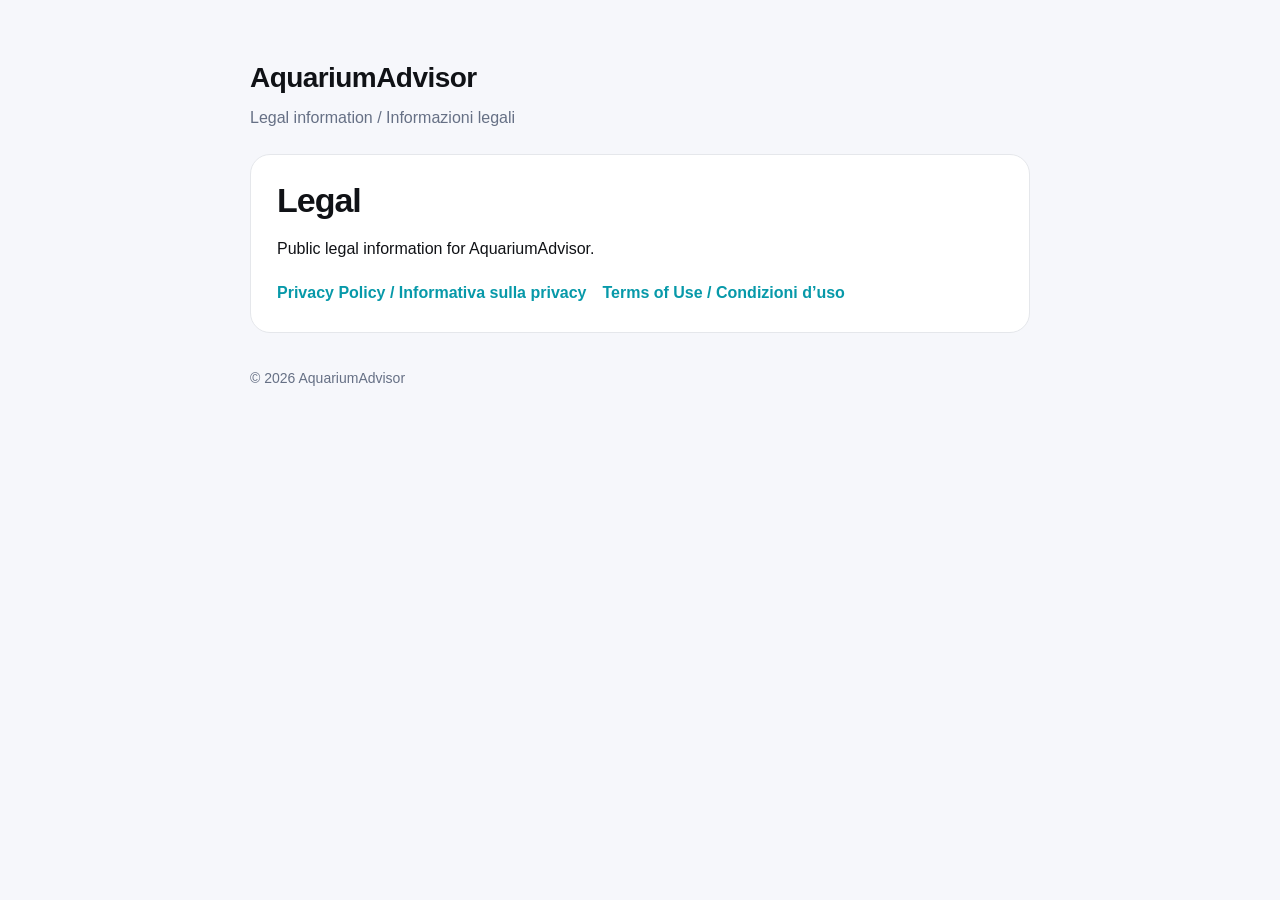
<file: index.html>
<!doctype html>
<html lang="en"><head><meta charset="utf-8"><meta name="viewport" content="width=device-width,initial-scale=1">
<title>AquariumAdvisor — Legal</title><link rel="stylesheet" href="style.css"></head>
<body><main><div class="brand">AquariumAdvisor</div><div class="tag">Legal information / Informazioni legali</div>
<section class="card"><h1>Legal</h1><p>Public legal information for AquariumAdvisor.</p>
<nav><a href="privacy.html">Privacy Policy / Informativa sulla privacy</a>
<a href="terms.html">Terms of Use / Condizioni d’uso</a></nav></section>
<footer>© 2026 AquariumAdvisor</footer></main></body></html>
</file>
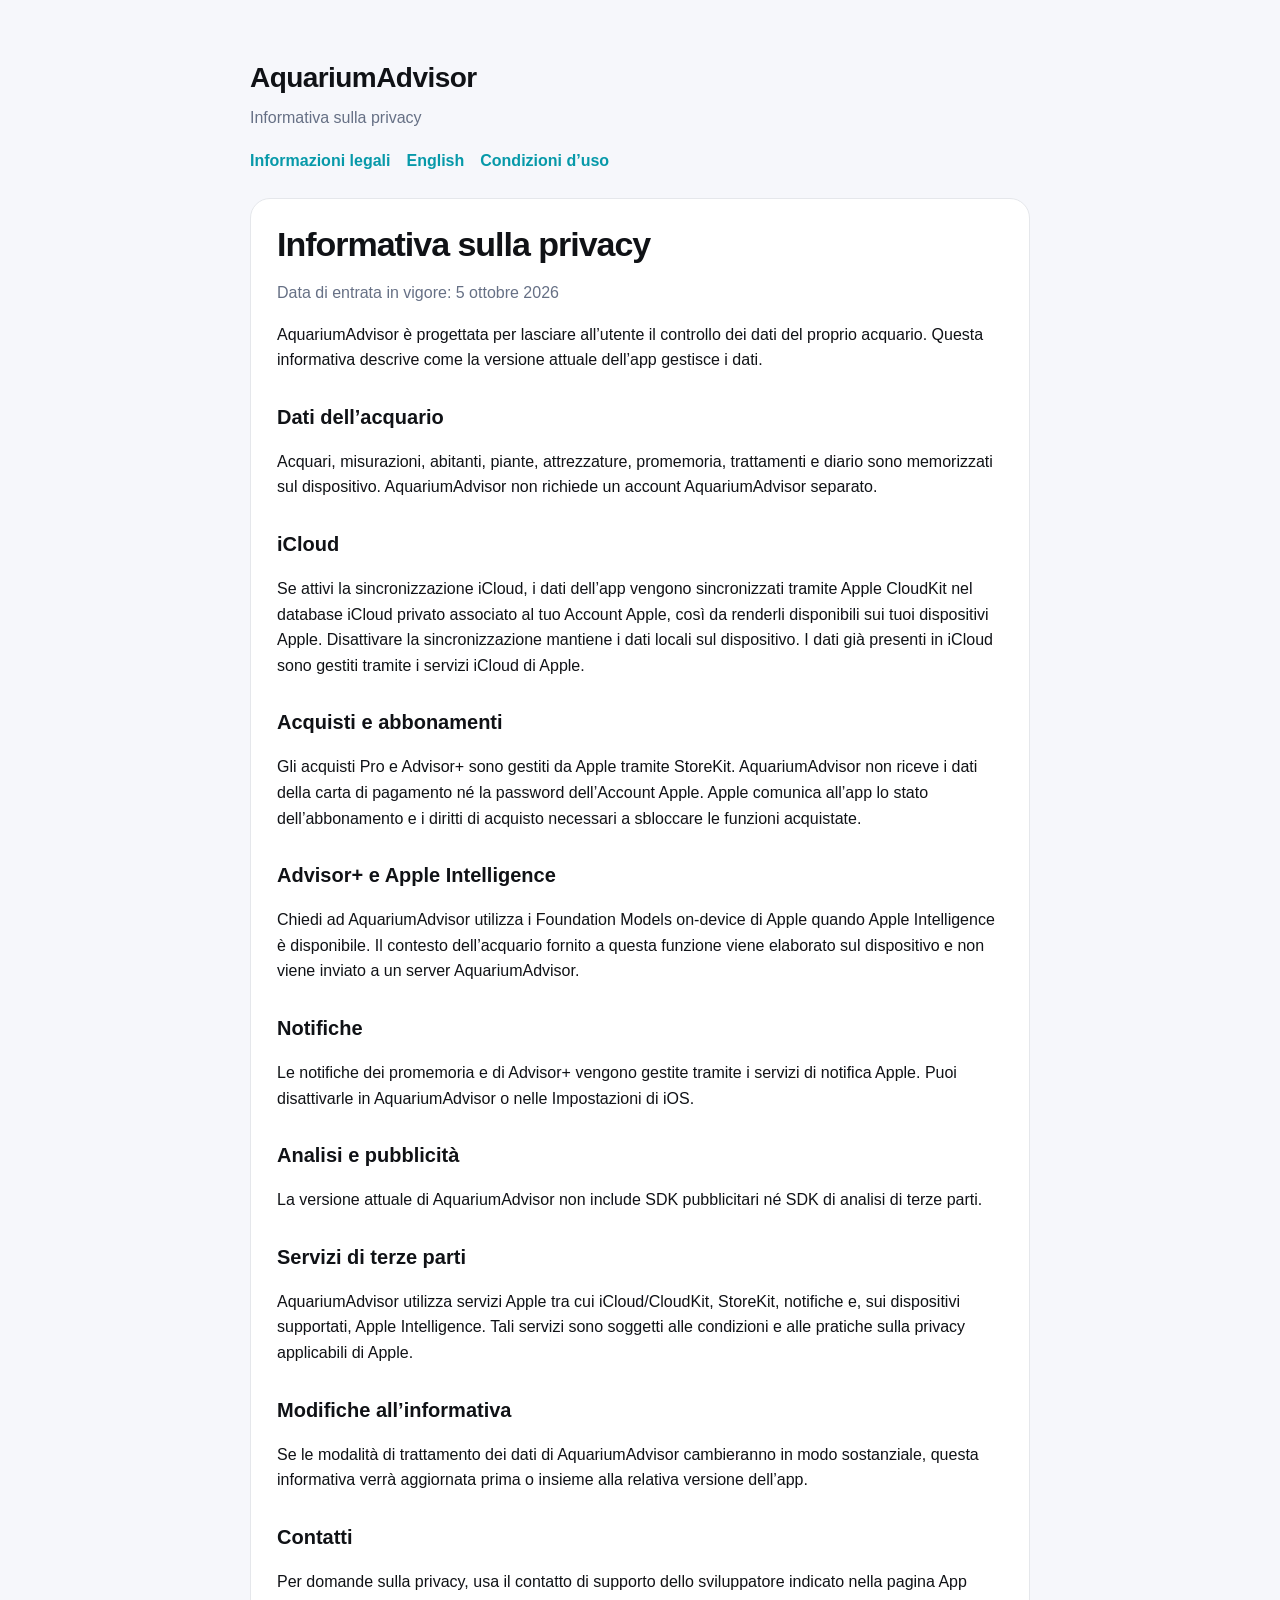
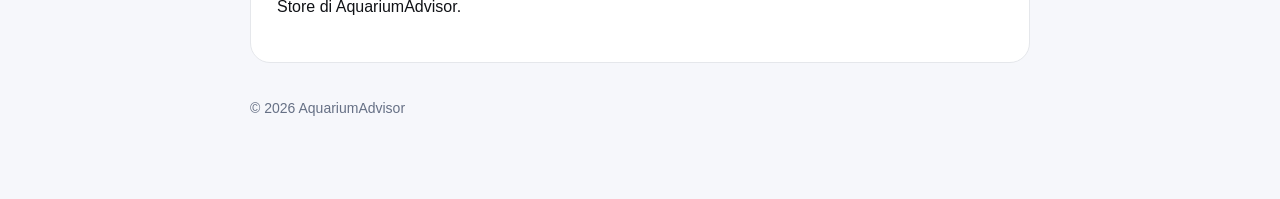
<file: privacy-it.html>
<!doctype html>
<html lang="it">
<head>
<meta charset="utf-8"><meta name="viewport" content="width=device-width,initial-scale=1">
<title>AquariumAdvisor — Informativa sulla privacy</title><link rel="stylesheet" href="style.css">
</head>
<body><main>
<div class="brand">AquariumAdvisor</div><div class="tag">Informativa sulla privacy</div>
<nav><a href="index.html">Informazioni legali</a><a href="privacy.html">English</a><a href="terms-it.html">Condizioni d’uso</a></nav>
<section class="card">
<h1>Informativa sulla privacy</h1><p class="muted">Data di entrata in vigore: 5 ottobre 2026</p>
<p>AquariumAdvisor è progettata per lasciare all’utente il controllo dei dati del proprio acquario. Questa informativa descrive come la versione attuale dell’app gestisce i dati.</p>
<h2>Dati dell’acquario</h2><p>Acquari, misurazioni, abitanti, piante, attrezzature, promemoria, trattamenti e diario sono memorizzati sul dispositivo. AquariumAdvisor non richiede un account AquariumAdvisor separato.</p>
<h2>iCloud</h2><p>Se attivi la sincronizzazione iCloud, i dati dell’app vengono sincronizzati tramite Apple CloudKit nel database iCloud privato associato al tuo Account Apple, così da renderli disponibili sui tuoi dispositivi Apple. Disattivare la sincronizzazione mantiene i dati locali sul dispositivo. I dati già presenti in iCloud sono gestiti tramite i servizi iCloud di Apple.</p>
<h2>Acquisti e abbonamenti</h2><p>Gli acquisti Pro e Advisor+ sono gestiti da Apple tramite StoreKit. AquariumAdvisor non riceve i dati della carta di pagamento né la password dell’Account Apple. Apple comunica all’app lo stato dell’abbonamento e i diritti di acquisto necessari a sbloccare le funzioni acquistate.</p>
<h2>Advisor+ e Apple Intelligence</h2><p>Chiedi ad AquariumAdvisor utilizza i Foundation Models on-device di Apple quando Apple Intelligence è disponibile. Il contesto dell’acquario fornito a questa funzione viene elaborato sul dispositivo e non viene inviato a un server AquariumAdvisor.</p>
<h2>Notifiche</h2><p>Le notifiche dei promemoria e di Advisor+ vengono gestite tramite i servizi di notifica Apple. Puoi disattivarle in AquariumAdvisor o nelle Impostazioni di iOS.</p>
<h2>Analisi e pubblicità</h2><p>La versione attuale di AquariumAdvisor non include SDK pubblicitari né SDK di analisi di terze parti.</p>
<h2>Servizi di terze parti</h2><p>AquariumAdvisor utilizza servizi Apple tra cui iCloud/CloudKit, StoreKit, notifiche e, sui dispositivi supportati, Apple Intelligence. Tali servizi sono soggetti alle condizioni e alle pratiche sulla privacy applicabili di Apple.</p>
<h2>Modifiche all’informativa</h2><p>Se le modalità di trattamento dei dati di AquariumAdvisor cambieranno in modo sostanziale, questa informativa verrà aggiornata prima o insieme alla relativa versione dell’app.</p>
<h2>Contatti</h2><p>Per domande sulla privacy, usa il contatto di supporto dello sviluppatore indicato nella pagina App Store di AquariumAdvisor.</p>
</section>
<footer>© 2026 AquariumAdvisor</footer>
</main></body></html>
</file>
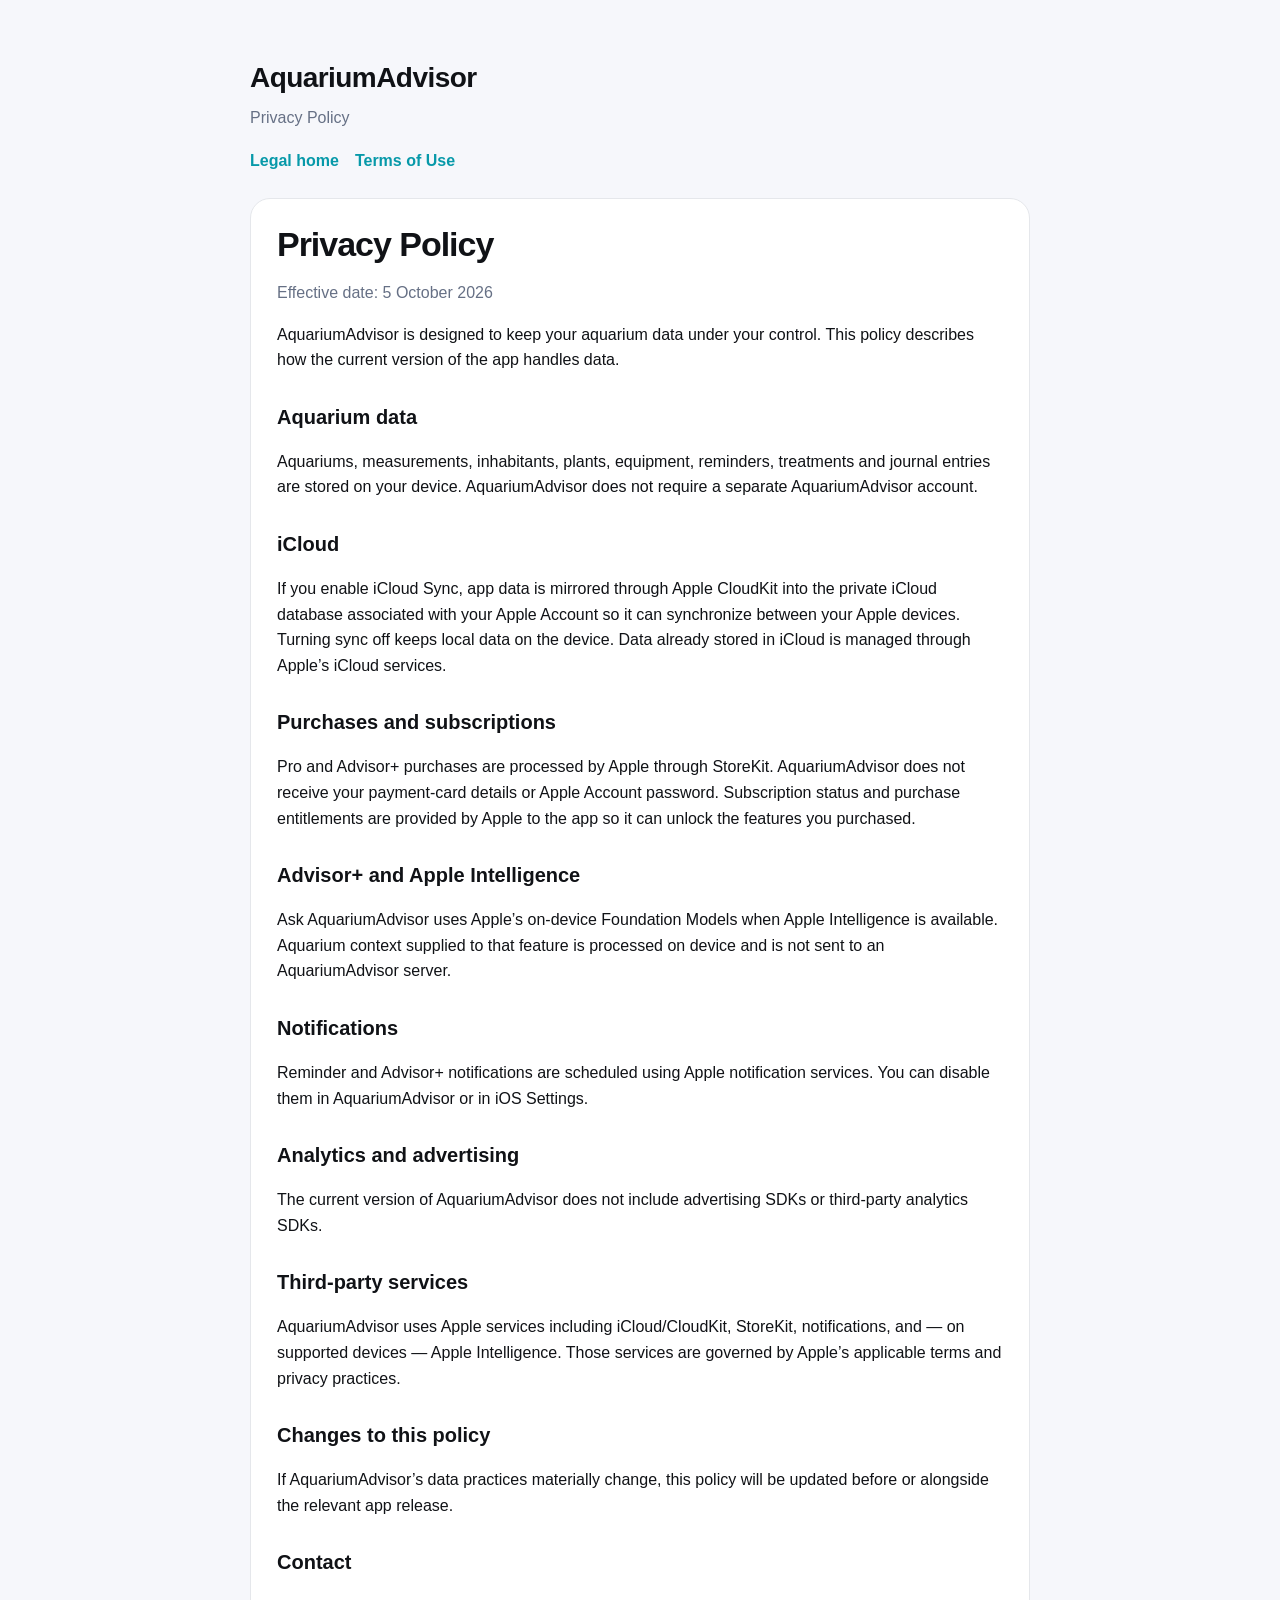
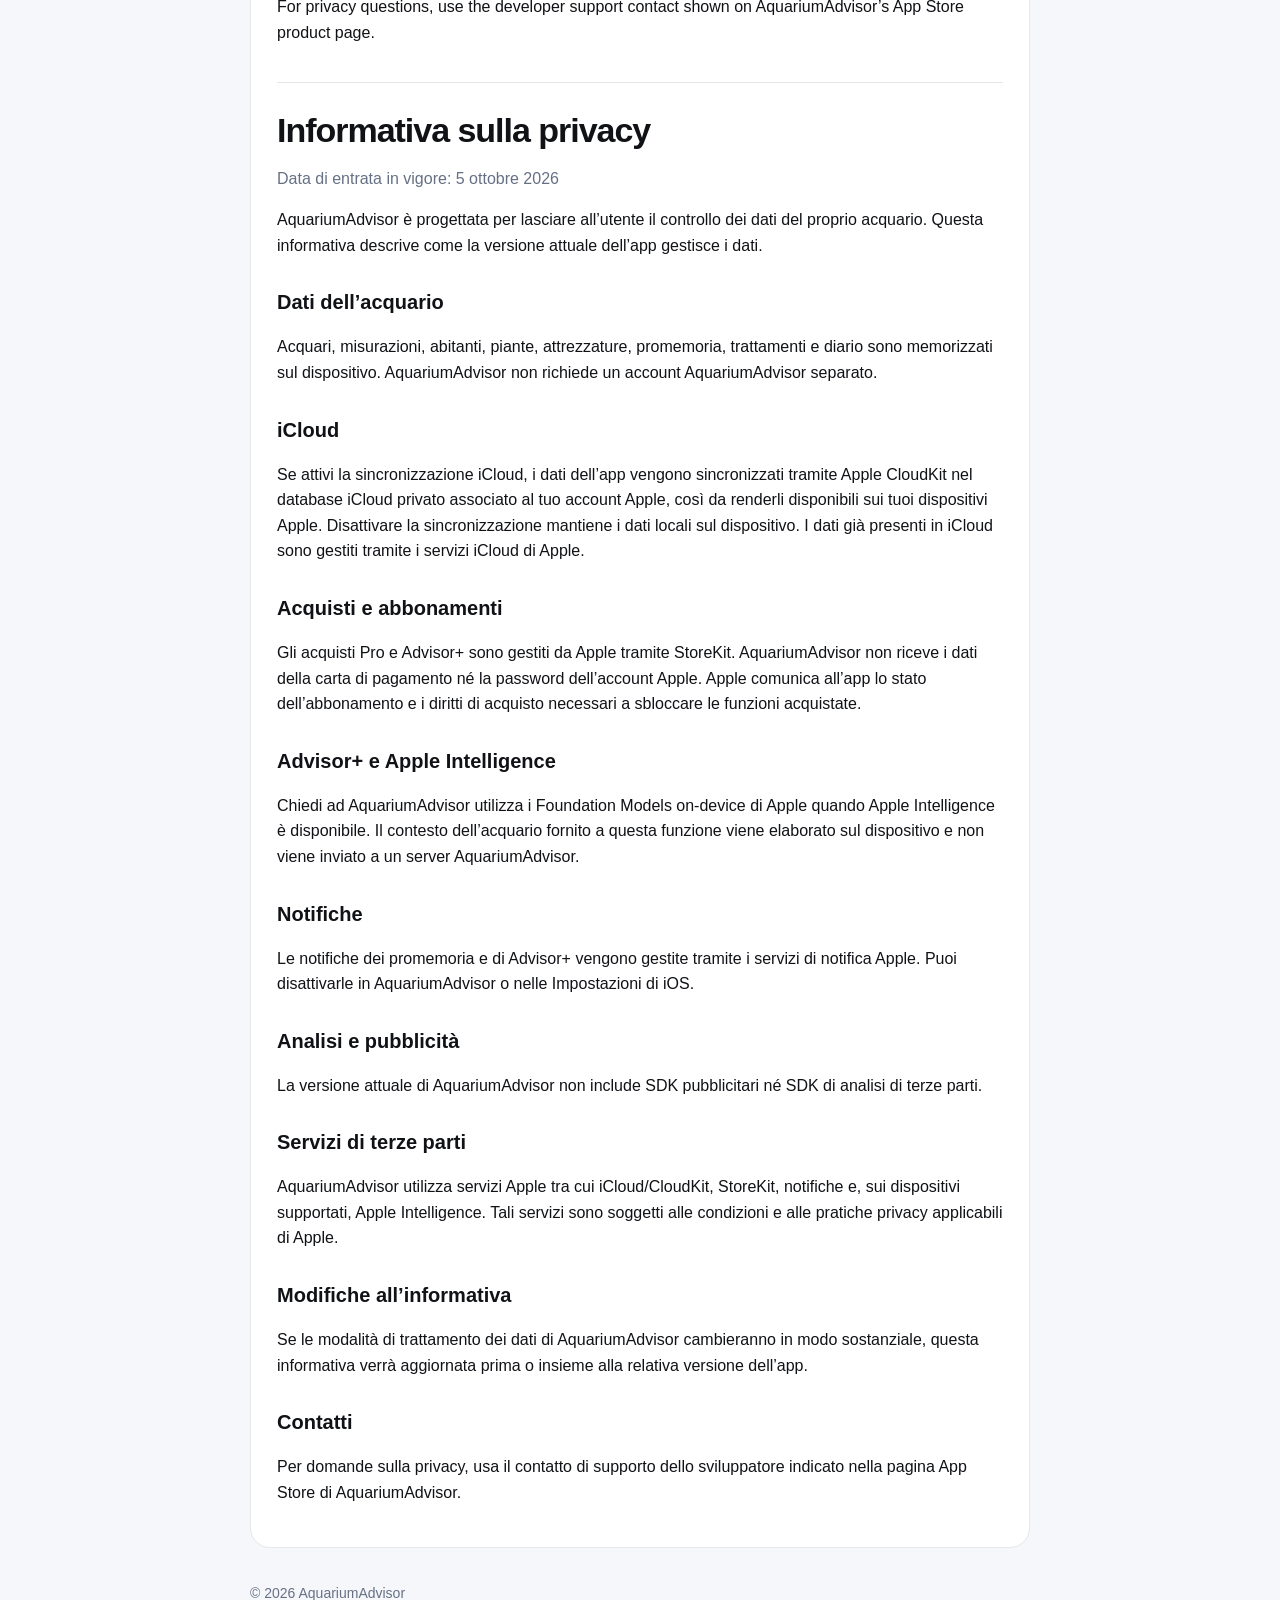
<file: privacy.html>
<!doctype html>
<html lang="en">
<head>
<meta charset="utf-8"><meta name="viewport" content="width=device-width,initial-scale=1">
<title>AquariumAdvisor — Privacy Policy</title><link rel="stylesheet" href="style.css">
</head>
<body><main>
<div class="brand">AquariumAdvisor</div><div class="tag">Privacy Policy</div>
<nav><a href="index.html">Legal home</a><a href="terms.html">Terms of Use</a></nav>
<section class="card">
<h1>Privacy Policy</h1><p class="muted">Effective date: 5 October 2026</p>
<p>AquariumAdvisor is designed to keep your aquarium data under your control. This policy describes how the current version of the app handles data.</p>
<h2>Aquarium data</h2><p>Aquariums, measurements, inhabitants, plants, equipment, reminders, treatments and journal entries are stored on your device. AquariumAdvisor does not require a separate AquariumAdvisor account.</p>
<h2>iCloud</h2><p>If you enable iCloud Sync, app data is mirrored through Apple CloudKit into the private iCloud database associated with your Apple Account so it can synchronize between your Apple devices. Turning sync off keeps local data on the device. Data already stored in iCloud is managed through Apple’s iCloud services.</p>
<h2>Purchases and subscriptions</h2><p>Pro and Advisor+ purchases are processed by Apple through StoreKit. AquariumAdvisor does not receive your payment-card details or Apple Account password. Subscription status and purchase entitlements are provided by Apple to the app so it can unlock the features you purchased.</p>
<h2>Advisor+ and Apple Intelligence</h2><p>Ask AquariumAdvisor uses Apple’s on-device Foundation Models when Apple Intelligence is available. Aquarium context supplied to that feature is processed on device and is not sent to an AquariumAdvisor server.</p>
<h2>Notifications</h2><p>Reminder and Advisor+ notifications are scheduled using Apple notification services. You can disable them in AquariumAdvisor or in iOS Settings.</p>
<h2>Analytics and advertising</h2><p>The current version of AquariumAdvisor does not include advertising SDKs or third-party analytics SDKs.</p>
<h2>Third-party services</h2><p>AquariumAdvisor uses Apple services including iCloud/CloudKit, StoreKit, notifications, and — on supported devices — Apple Intelligence. Those services are governed by Apple’s applicable terms and privacy practices.</p>
<h2>Changes to this policy</h2><p>If AquariumAdvisor’s data practices materially change, this policy will be updated before or alongside the relevant app release.</p>
<h2>Contact</h2><p>For privacy questions, use the developer support contact shown on AquariumAdvisor’s App Store product page.</p>

<div class="lang">
<h1>Informativa sulla privacy</h1><p class="muted">Data di entrata in vigore: 5 ottobre 2026</p>
<p>AquariumAdvisor è progettata per lasciare all’utente il controllo dei dati del proprio acquario. Questa informativa descrive come la versione attuale dell’app gestisce i dati.</p>
<h2>Dati dell’acquario</h2><p>Acquari, misurazioni, abitanti, piante, attrezzature, promemoria, trattamenti e diario sono memorizzati sul dispositivo. AquariumAdvisor non richiede un account AquariumAdvisor separato.</p>
<h2>iCloud</h2><p>Se attivi la sincronizzazione iCloud, i dati dell’app vengono sincronizzati tramite Apple CloudKit nel database iCloud privato associato al tuo account Apple, così da renderli disponibili sui tuoi dispositivi Apple. Disattivare la sincronizzazione mantiene i dati locali sul dispositivo. I dati già presenti in iCloud sono gestiti tramite i servizi iCloud di Apple.</p>
<h2>Acquisti e abbonamenti</h2><p>Gli acquisti Pro e Advisor+ sono gestiti da Apple tramite StoreKit. AquariumAdvisor non riceve i dati della carta di pagamento né la password dell’account Apple. Apple comunica all’app lo stato dell’abbonamento e i diritti di acquisto necessari a sbloccare le funzioni acquistate.</p>
<h2>Advisor+ e Apple Intelligence</h2><p>Chiedi ad AquariumAdvisor utilizza i Foundation Models on-device di Apple quando Apple Intelligence è disponibile. Il contesto dell’acquario fornito a questa funzione viene elaborato sul dispositivo e non viene inviato a un server AquariumAdvisor.</p>
<h2>Notifiche</h2><p>Le notifiche dei promemoria e di Advisor+ vengono gestite tramite i servizi di notifica Apple. Puoi disattivarle in AquariumAdvisor o nelle Impostazioni di iOS.</p>
<h2>Analisi e pubblicità</h2><p>La versione attuale di AquariumAdvisor non include SDK pubblicitari né SDK di analisi di terze parti.</p>
<h2>Servizi di terze parti</h2><p>AquariumAdvisor utilizza servizi Apple tra cui iCloud/CloudKit, StoreKit, notifiche e, sui dispositivi supportati, Apple Intelligence. Tali servizi sono soggetti alle condizioni e alle pratiche privacy applicabili di Apple.</p>
<h2>Modifiche all’informativa</h2><p>Se le modalità di trattamento dei dati di AquariumAdvisor cambieranno in modo sostanziale, questa informativa verrà aggiornata prima o insieme alla relativa versione dell’app.</p>
<h2>Contatti</h2><p>Per domande sulla privacy, usa il contatto di supporto dello sviluppatore indicato nella pagina App Store di AquariumAdvisor.</p>
</div>
</section>
<footer>© 2026 AquariumAdvisor</footer>
</main></body></html>
</file>
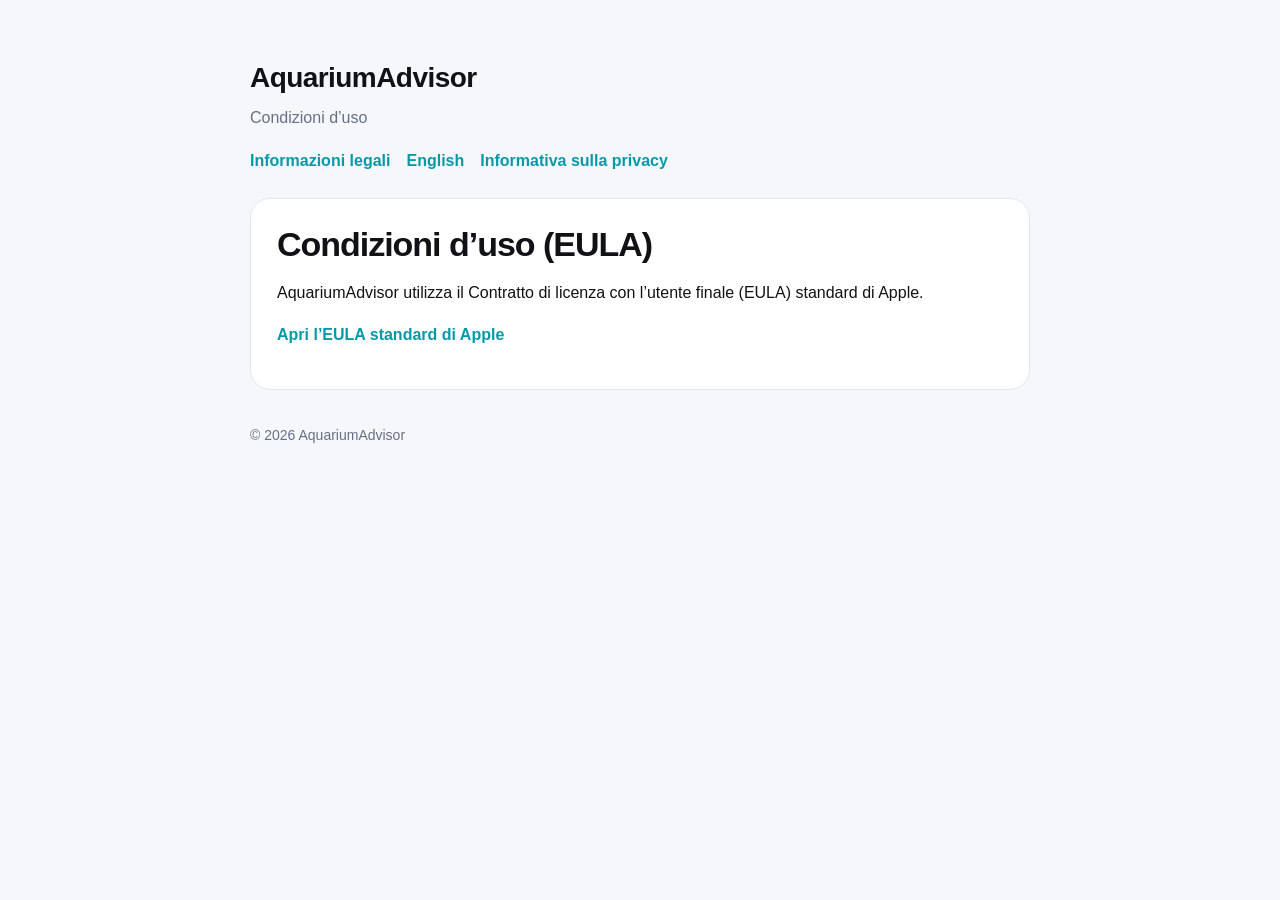
<file: terms-it.html>
<!doctype html>
<html lang="it"><head><meta charset="utf-8"><meta name="viewport" content="width=device-width,initial-scale=1">
<title>AquariumAdvisor — Condizioni d’uso</title><link rel="stylesheet" href="style.css"></head>
<body><main><div class="brand">AquariumAdvisor</div><div class="tag">Condizioni d’uso</div>
<nav><a href="index.html">Informazioni legali</a><a href="terms.html">English</a><a href="privacy-it.html">Informativa sulla privacy</a></nav>
<section class="card"><h1>Condizioni d’uso (EULA)</h1>
<p>AquariumAdvisor utilizza il Contratto di licenza con l’utente finale (EULA) standard di Apple.</p>
<p><a href="https://www.apple.com/legal/internet-services/itunes/dev/stdeula/">Apri l’EULA standard di Apple</a></p>
</section><footer>© 2026 AquariumAdvisor</footer></main></body></html>
</file>
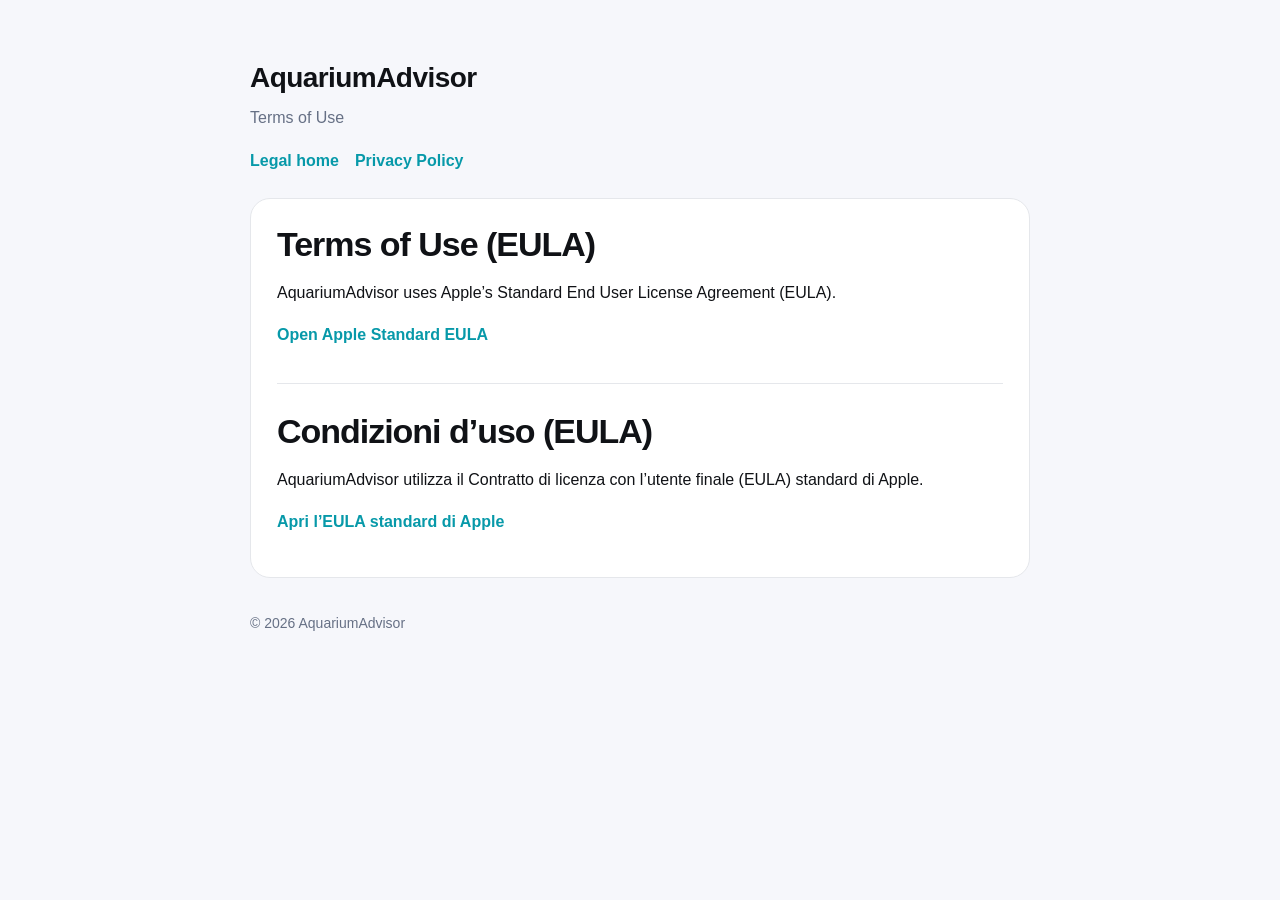
<file: terms.html>
<!doctype html>
<html lang="en"><head><meta charset="utf-8"><meta name="viewport" content="width=device-width,initial-scale=1">
<title>AquariumAdvisor — Terms of Use</title><link rel="stylesheet" href="style.css"></head>
<body><main><div class="brand">AquariumAdvisor</div><div class="tag">Terms of Use</div>
<nav><a href="index.html">Legal home</a><a href="privacy.html">Privacy Policy</a></nav>
<section class="card"><h1>Terms of Use (EULA)</h1>
<p>AquariumAdvisor uses Apple’s Standard End User License Agreement (EULA).</p>
<p><a href="https://www.apple.com/legal/internet-services/itunes/dev/stdeula/">Open Apple Standard EULA</a></p>
<div class="lang"><h1>Condizioni d’uso (EULA)</h1>
<p>AquariumAdvisor utilizza il Contratto di licenza con l’utente finale (EULA) standard di Apple.</p>
<p><a href="https://www.apple.com/legal/internet-services/itunes/dev/stdeula/">Apri l’EULA standard di Apple</a></p></div>
</section><footer>© 2026 AquariumAdvisor</footer></main></body></html>
</file>
<file: style.css>
:root{color-scheme:light dark;--bg:#f6f7fb;--card:#fff;--text:#101216;--muted:#667085;--accent:#0799a9;--line:#e5e7eb}
@media(prefers-color-scheme:dark){:root{--bg:#0d1117;--card:#151b23;--text:#f5f7fa;--muted:#9aa4b2;--line:#2b3440}}
*{box-sizing:border-box}body{margin:0;background:var(--bg);color:var(--text);font:16px/1.6 -apple-system,BlinkMacSystemFont,"Segoe UI",sans-serif}
main{max-width:820px;margin:0 auto;padding:56px 20px 80px}.brand{font-size:28px;font-weight:760;letter-spacing:-.02em}.tag{color:var(--muted);margin-top:4px}
.card{background:var(--card);border:1px solid var(--line);border-radius:20px;padding:26px;margin-top:24px}
h1{font-size:34px;line-height:1.15;letter-spacing:-.03em;margin:0 0 8px}h2{font-size:20px;margin:28px 0 8px}p,li{color:var(--text)}
small,.muted{color:var(--muted)}a{color:var(--accent);font-weight:600;text-decoration:none}a:hover{text-decoration:underline}
nav{display:flex;gap:16px;flex-wrap:wrap;margin-top:18px}.lang{border-top:1px solid var(--line);margin-top:36px;padding-top:28px}
footer{margin-top:34px;color:var(--muted);font-size:14px}
</file>
